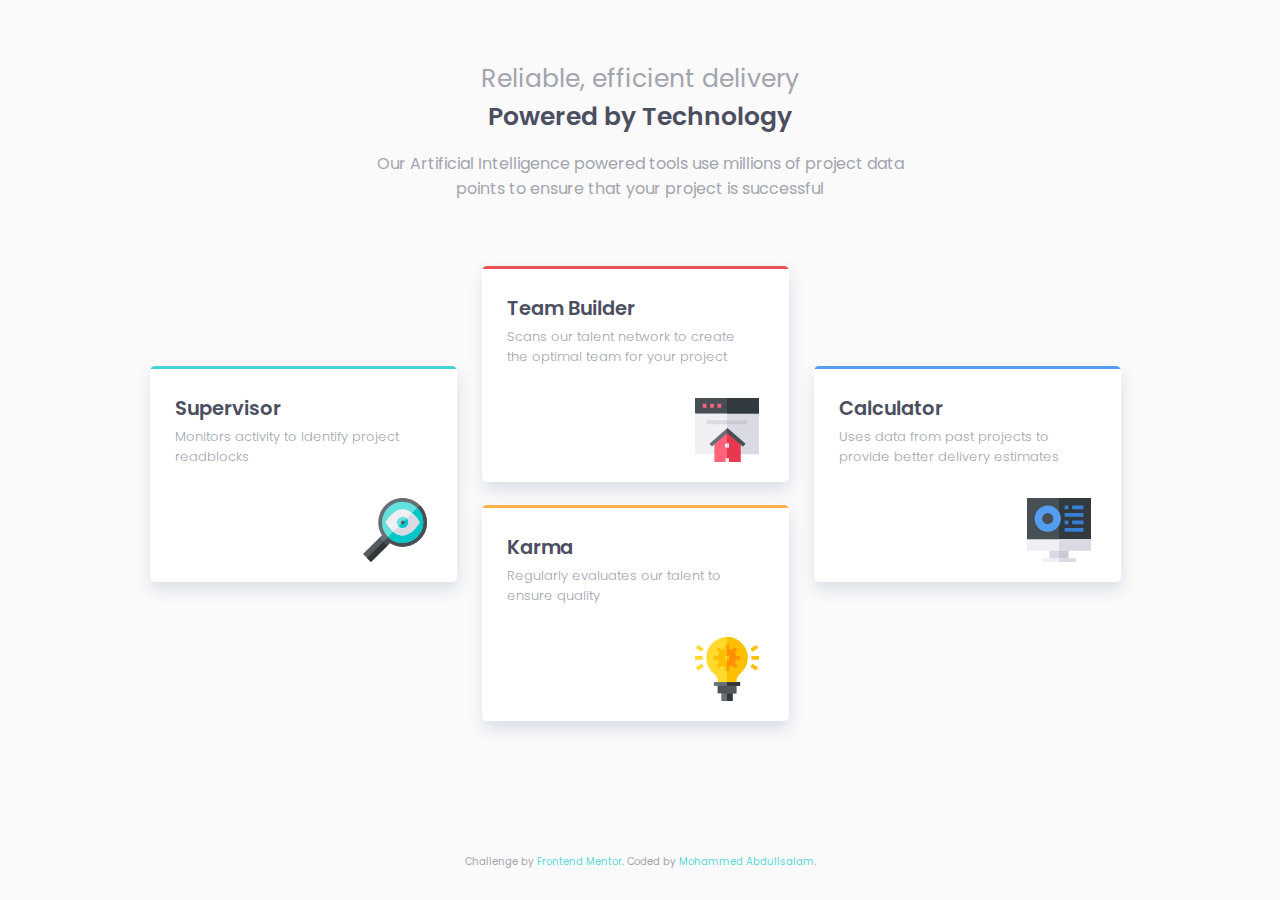
<file: index.html>
<!DOCTYPE html>
<html lang="en">
<head>
    <meta charset="UTF-8">
    <meta name="viewport" content="width=device-width, initial-scale=1.0"> <!-- displays site properly based on user's device -->

    <link rel="icon" type="image/png" sizes="32x32" href="./images/favicon-32x32.png">
    <link rel="stylesheet" href="style.css">
    <link rel="stylesheet" href="Font/stylesheet.css">

    <title>Frontend Mentor | Four card feature section</title>

</head>
<body>
    <div class="container">
        <!-- Start of header -->
        <div class="header">
            <div class="upper_head">Reliable, efficient delivery</div>
            <h1>Powered by Technology</h1>
            <p>Our Artificial Intelligence powered tools use millions of project data points to ensure that your project is successful</p>
        </div>
        <!-- End of header -->
        
        <!-- Start of Sections -->
        <div class="Sections">
            <!-- First Section -->
            <div class="section sec">
                <div class="coloredRibon"></div>
                <div class="secContent supervisor">
                    <h2>Supervisor</h2>
                    <p>Monitors activity to identify project readblocks</p>
                </div>
            </div>
            
            <!-- Sections in the Middle -->
            <div class="both_middle">
                <!-- Second Section -->
                <div class="section team">
                    <div class="coloredRibon"></div>
                    <div class="secContent teamBuilder">
                        <h2>Team Builder</h2>
                        <p>Scans our talent network to create the optimal team for your project</p>
                    </div>
                </div>
                <!-- Third Section -->
                <div class="section karm">
                    <div class="coloredRibon"></div>
                    <div class="secContent karma">
                        <h2>Karma</h2>
                        <p>Regularly evaluates our talent to ensure quality</p>
                    </div>
                </div>
            </div>
            <!-- Fourth Section -->
            <div class="section calc">
                <div class="coloredRibon"></div>
                <div class="secContent calculator">
                    <h2>Calculator</h2>
                    <p>Uses data from past projects to provide better delivery estimates</p>
                </div>
            </div>
        </div>
        <!-- End of Sections -->
    </div>
    <div class="clear"></div>
  <div>
    <p class="attribution">
      Challenge by <a href="https://www.frontendmentor.io?ref=challenge" target="_blank">Frontend Mentor</a>. 
      Coded by <a href="#">Mohammed Abdullsalam</a>.
    </p>
  </div>

</body>
</html>
</file>
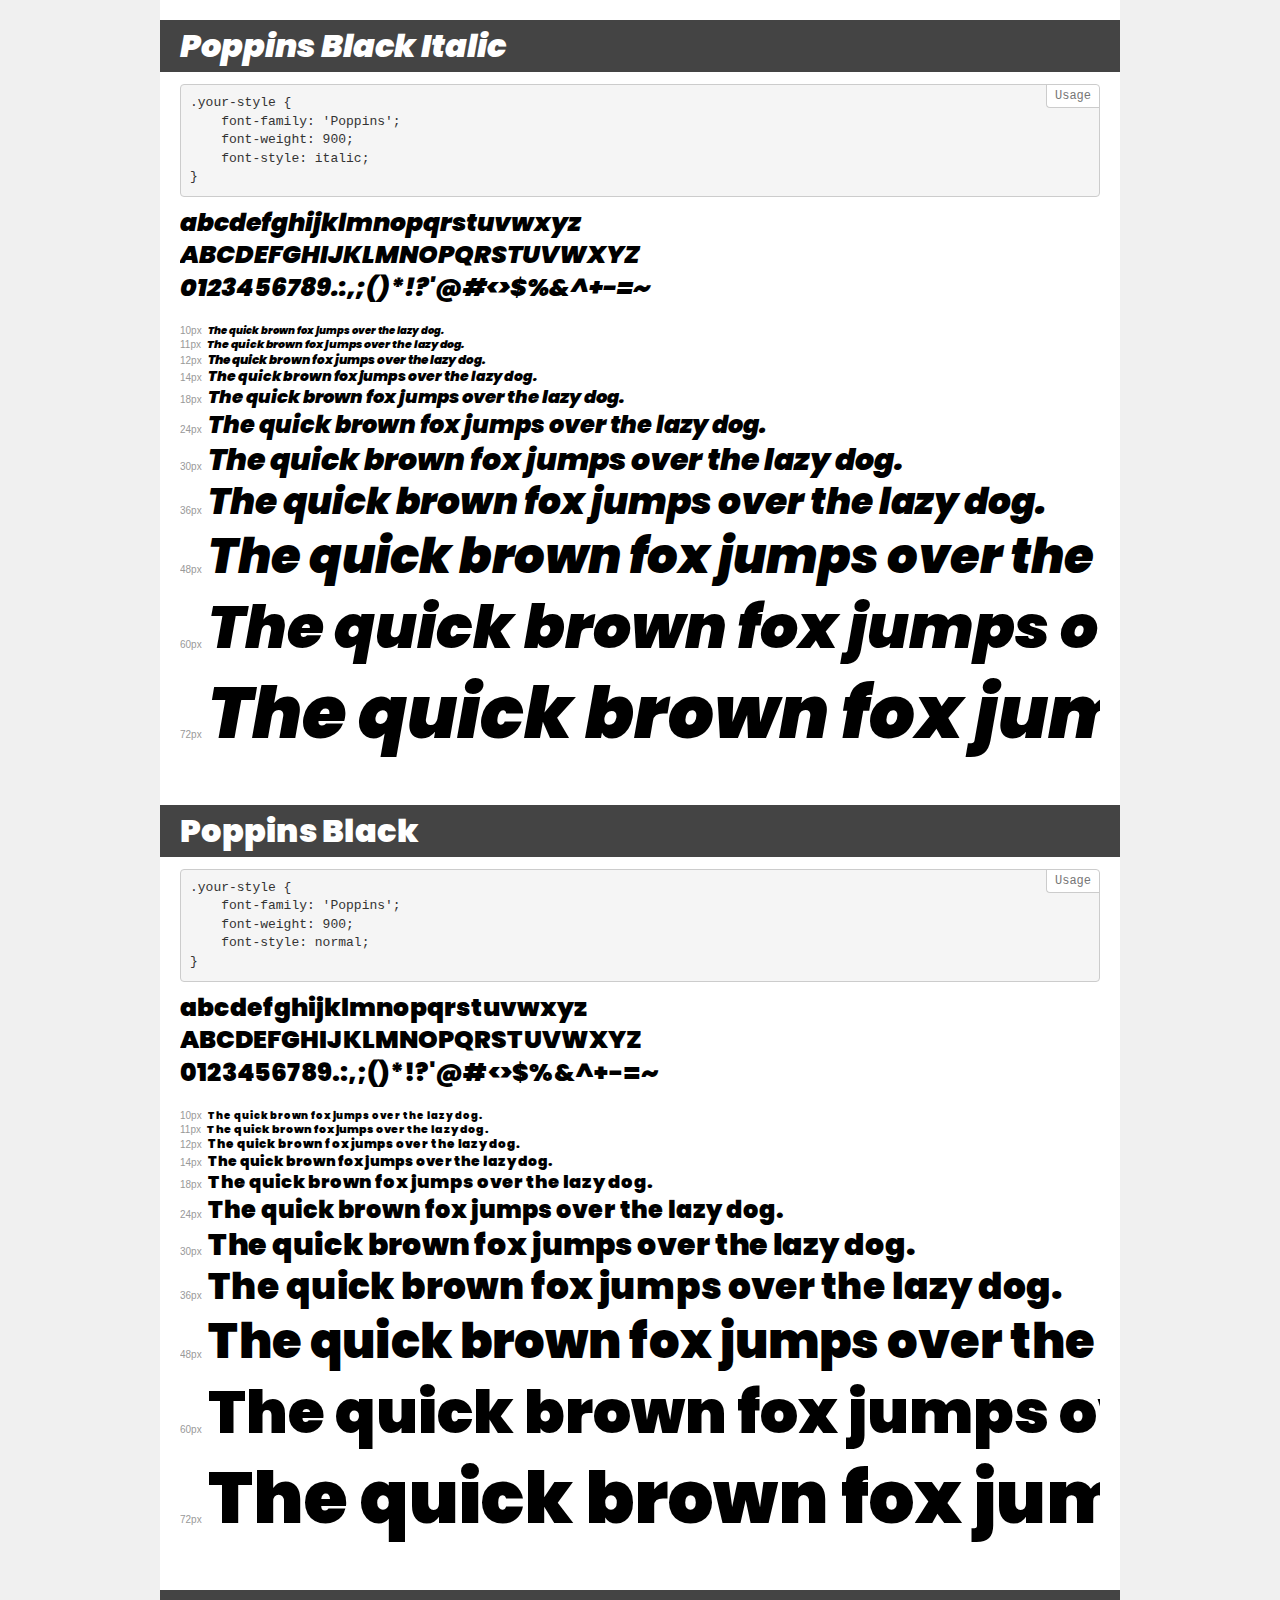
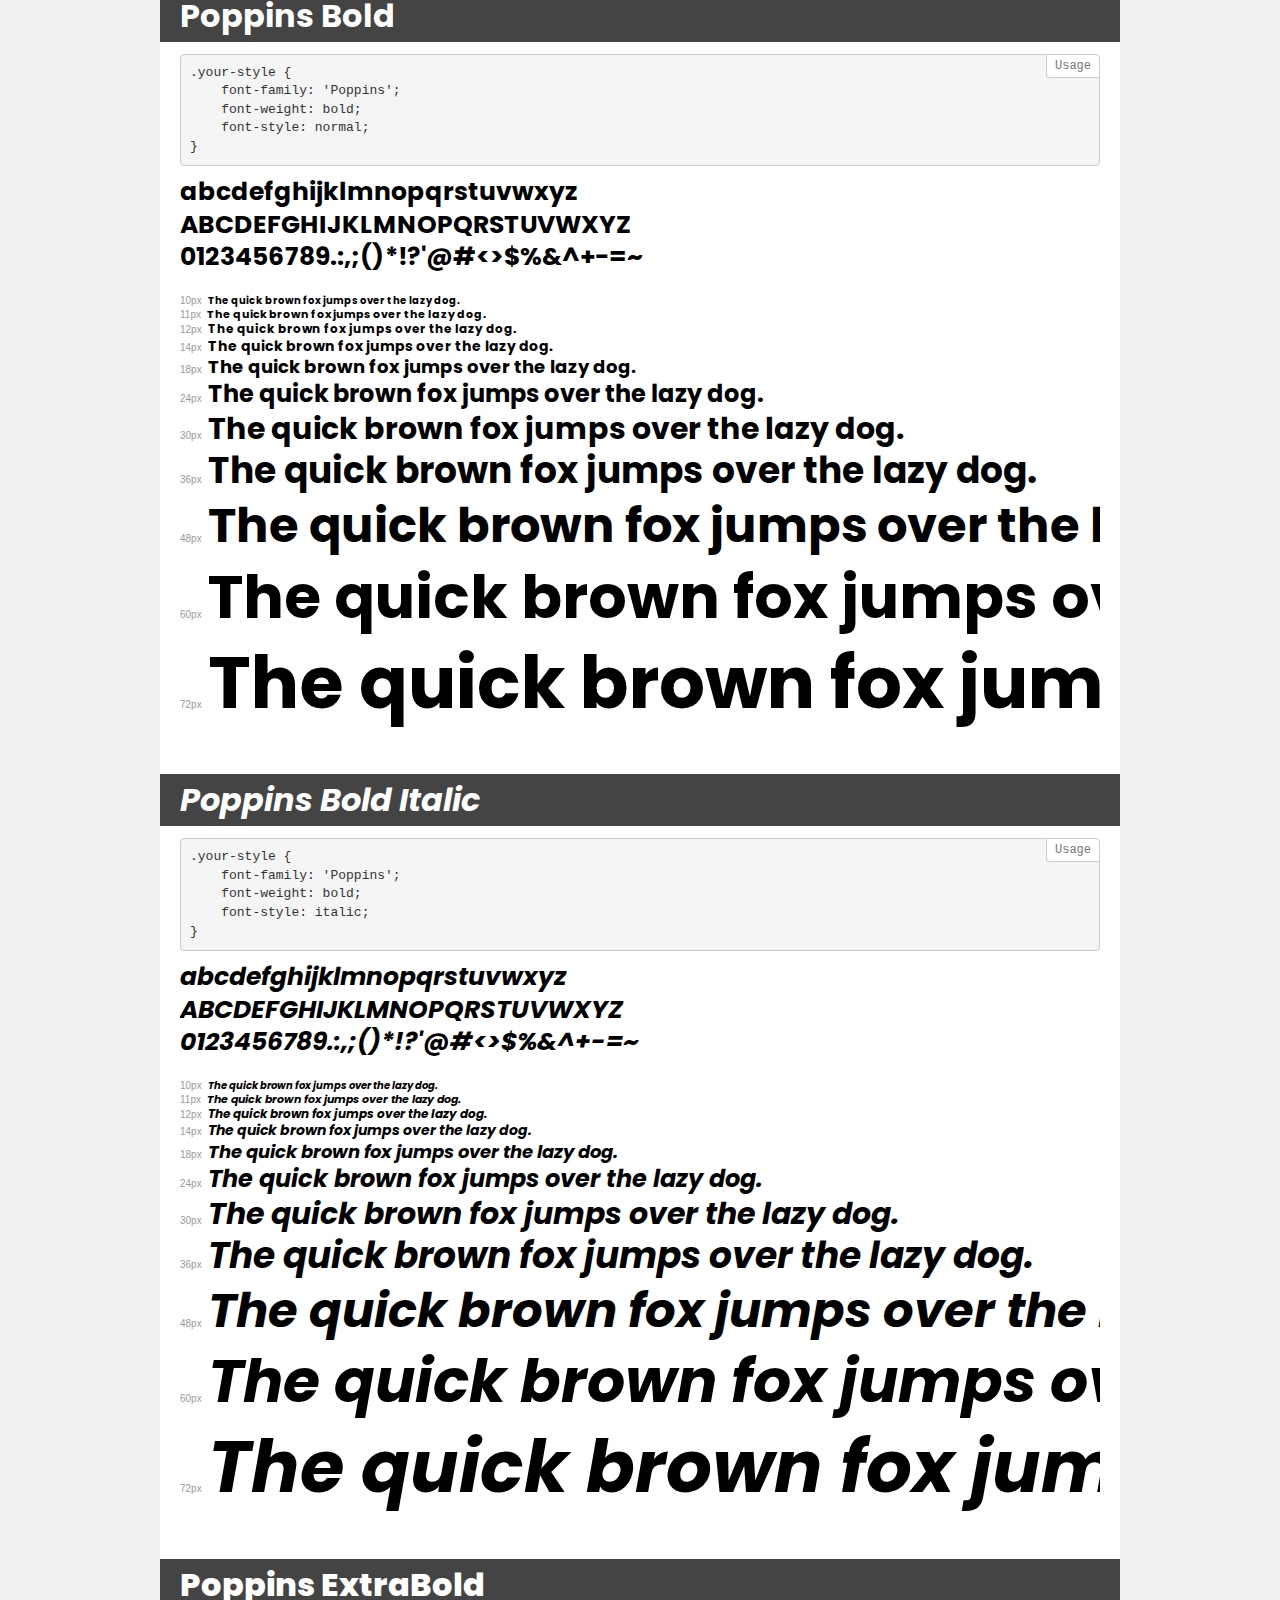
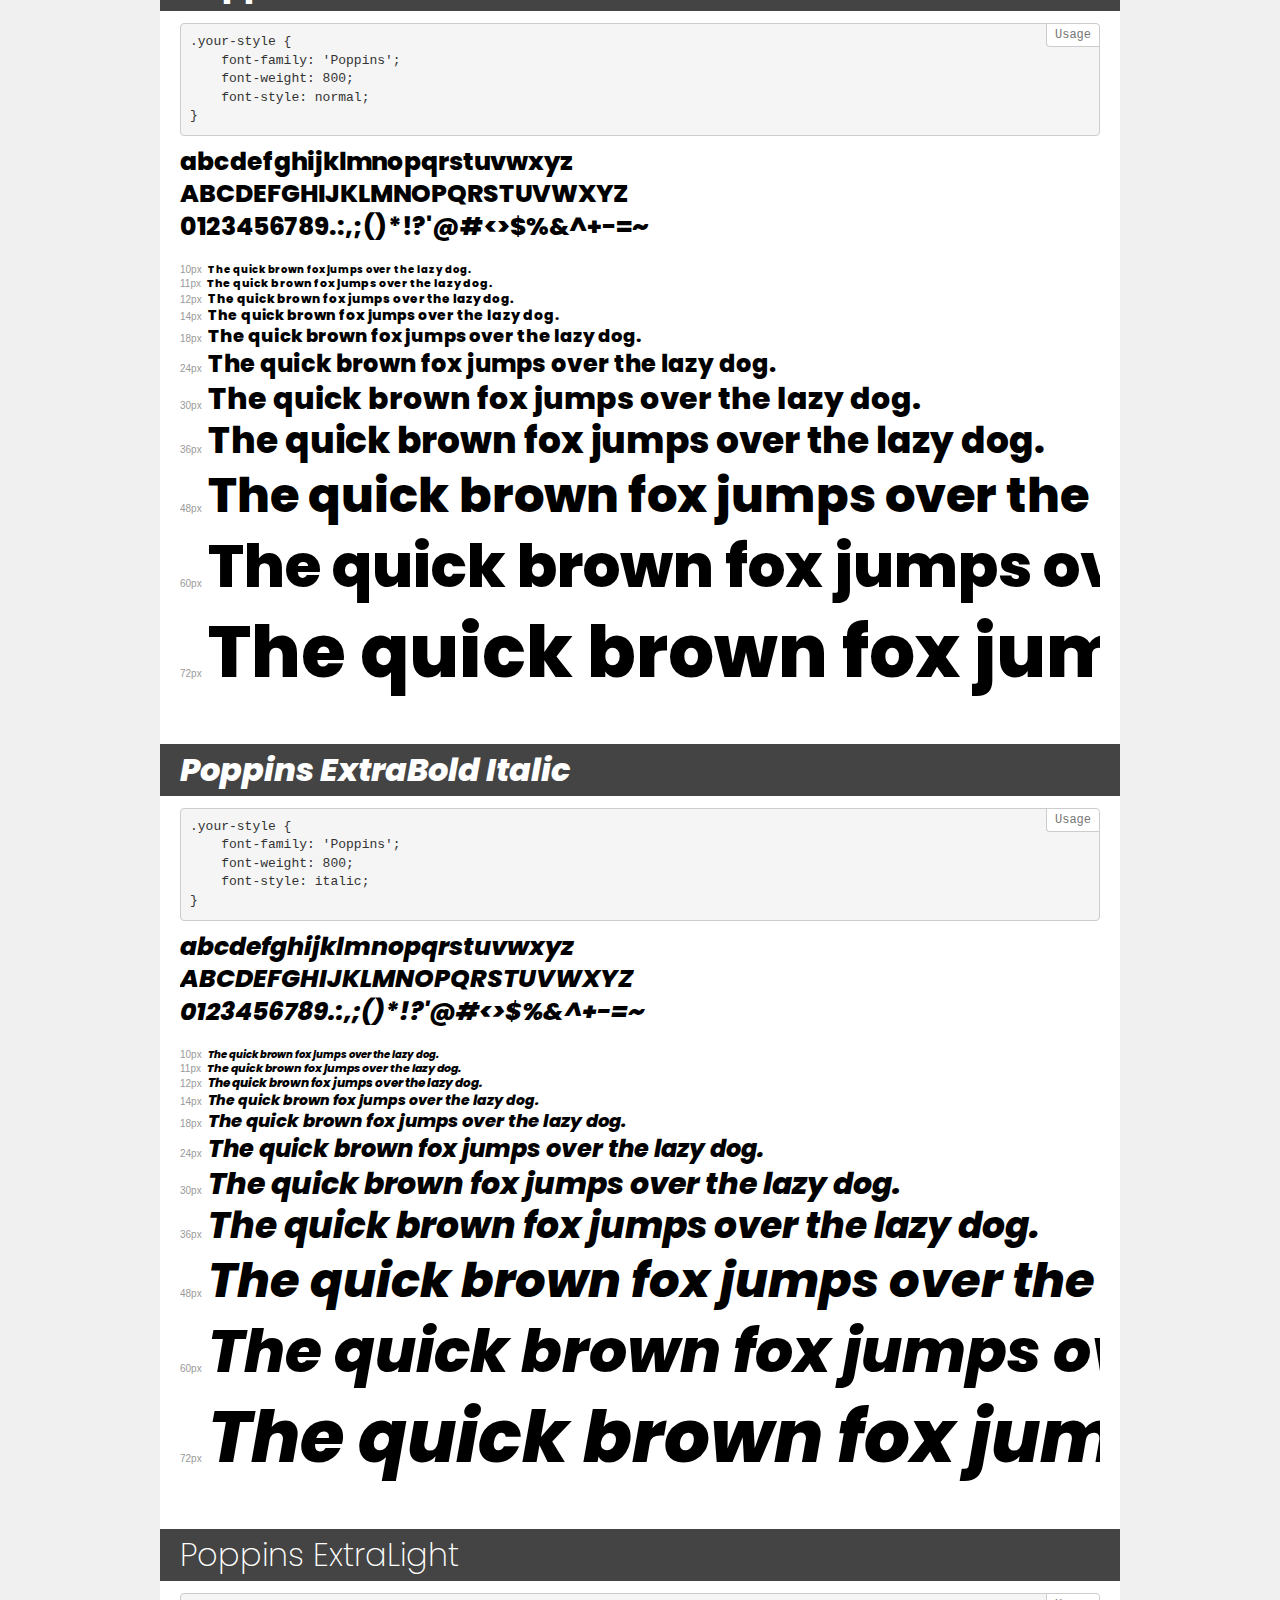
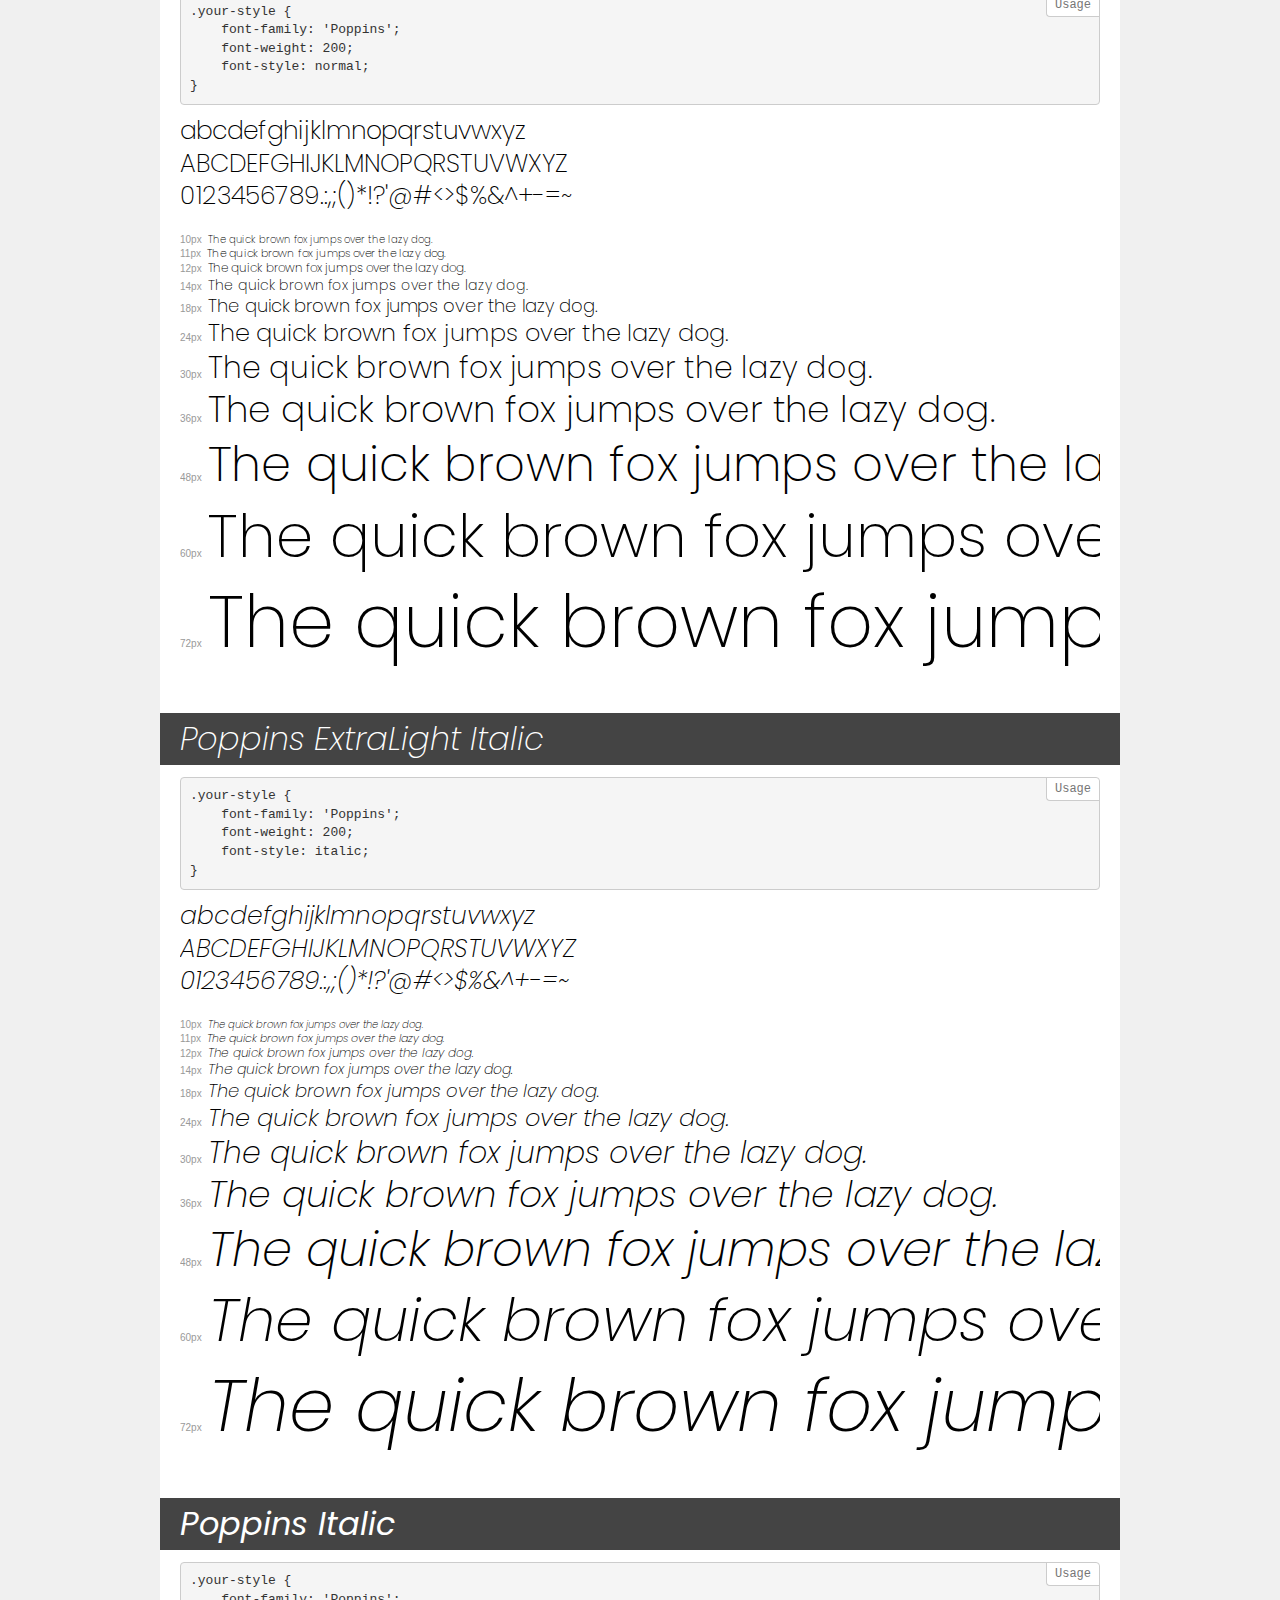
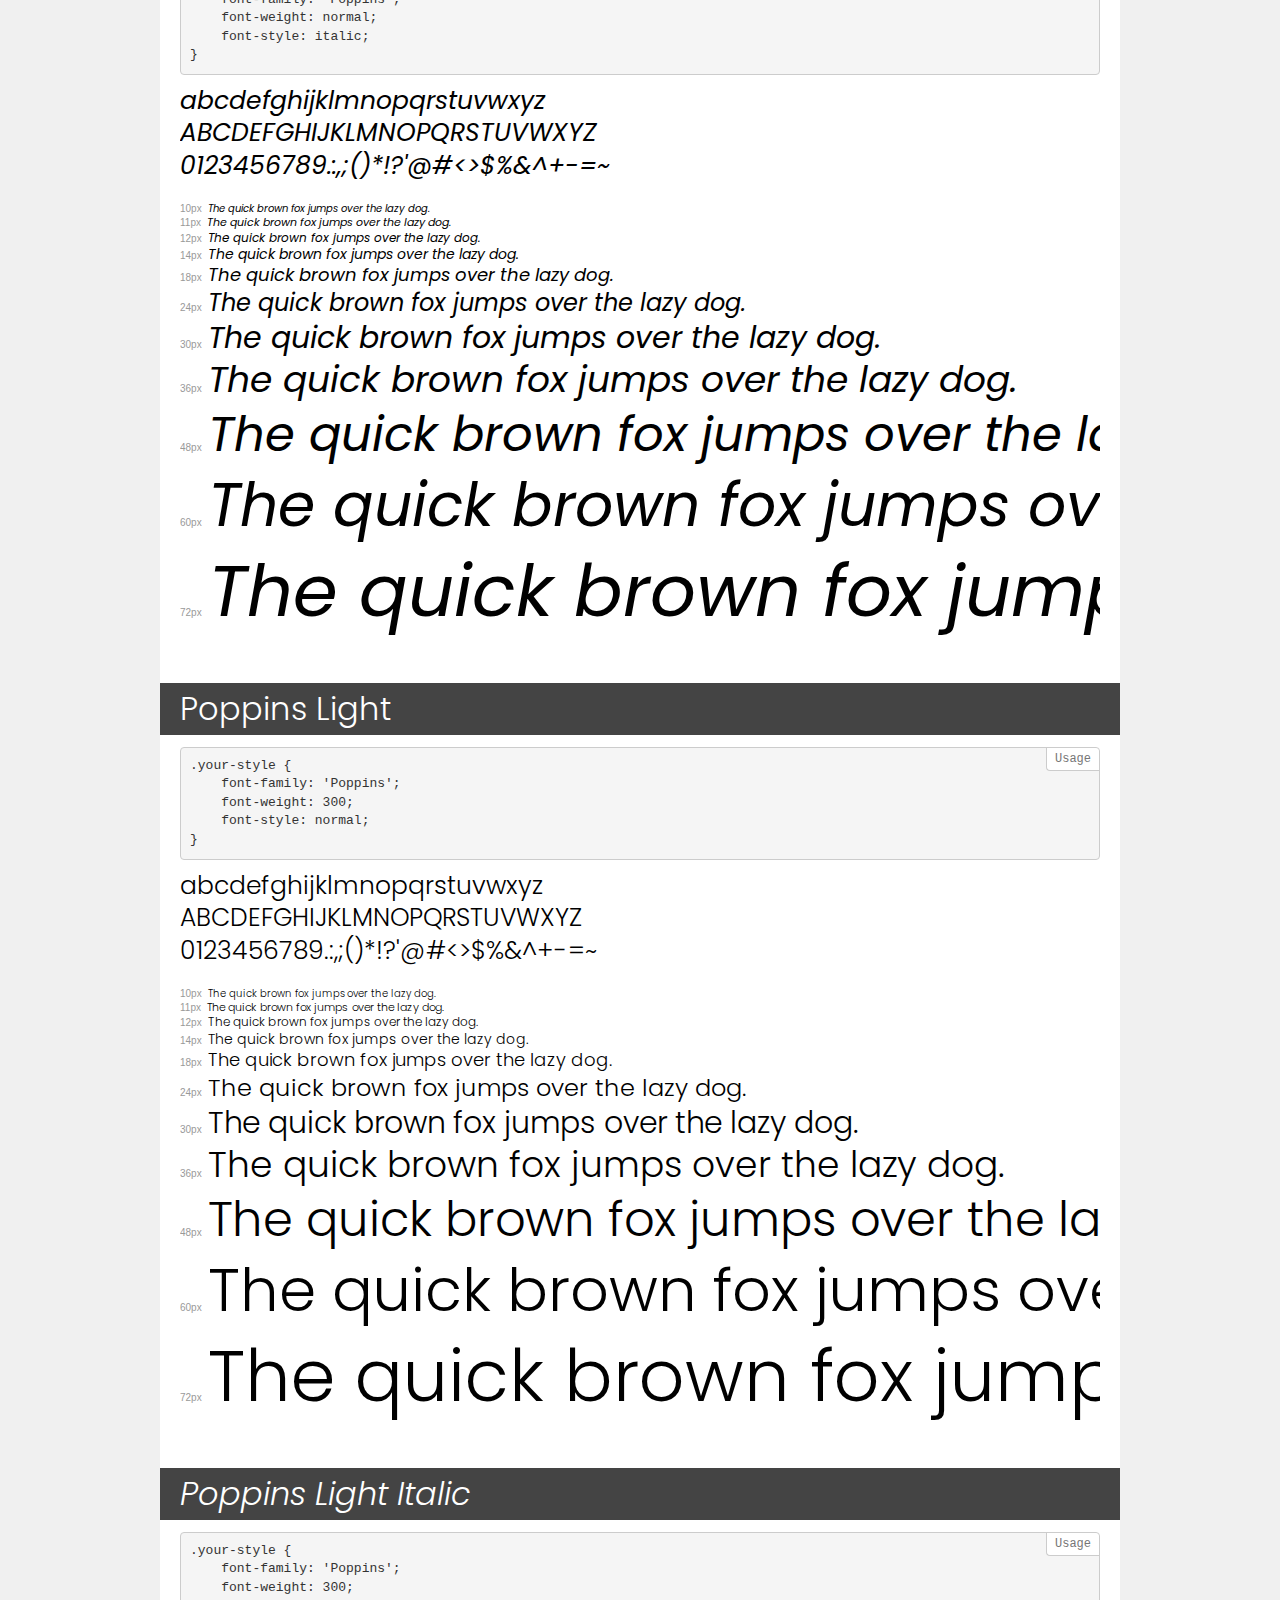
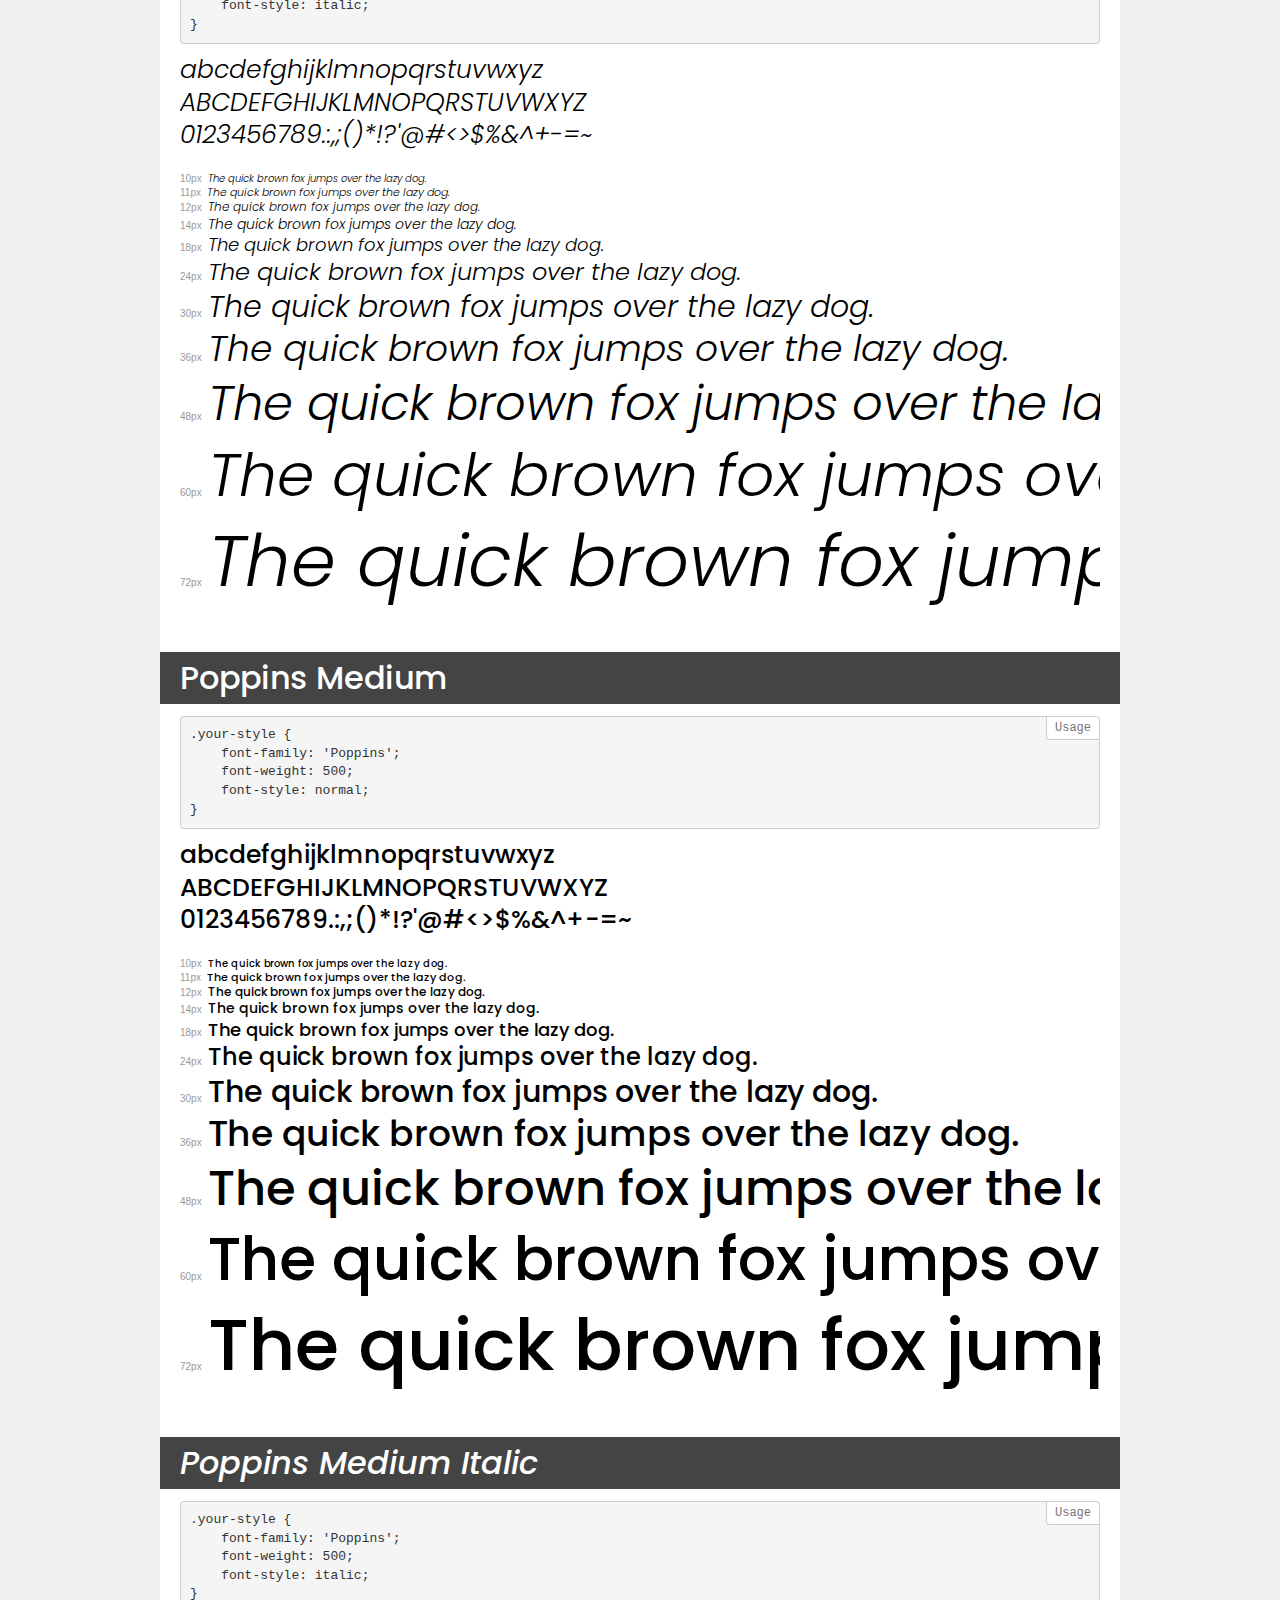
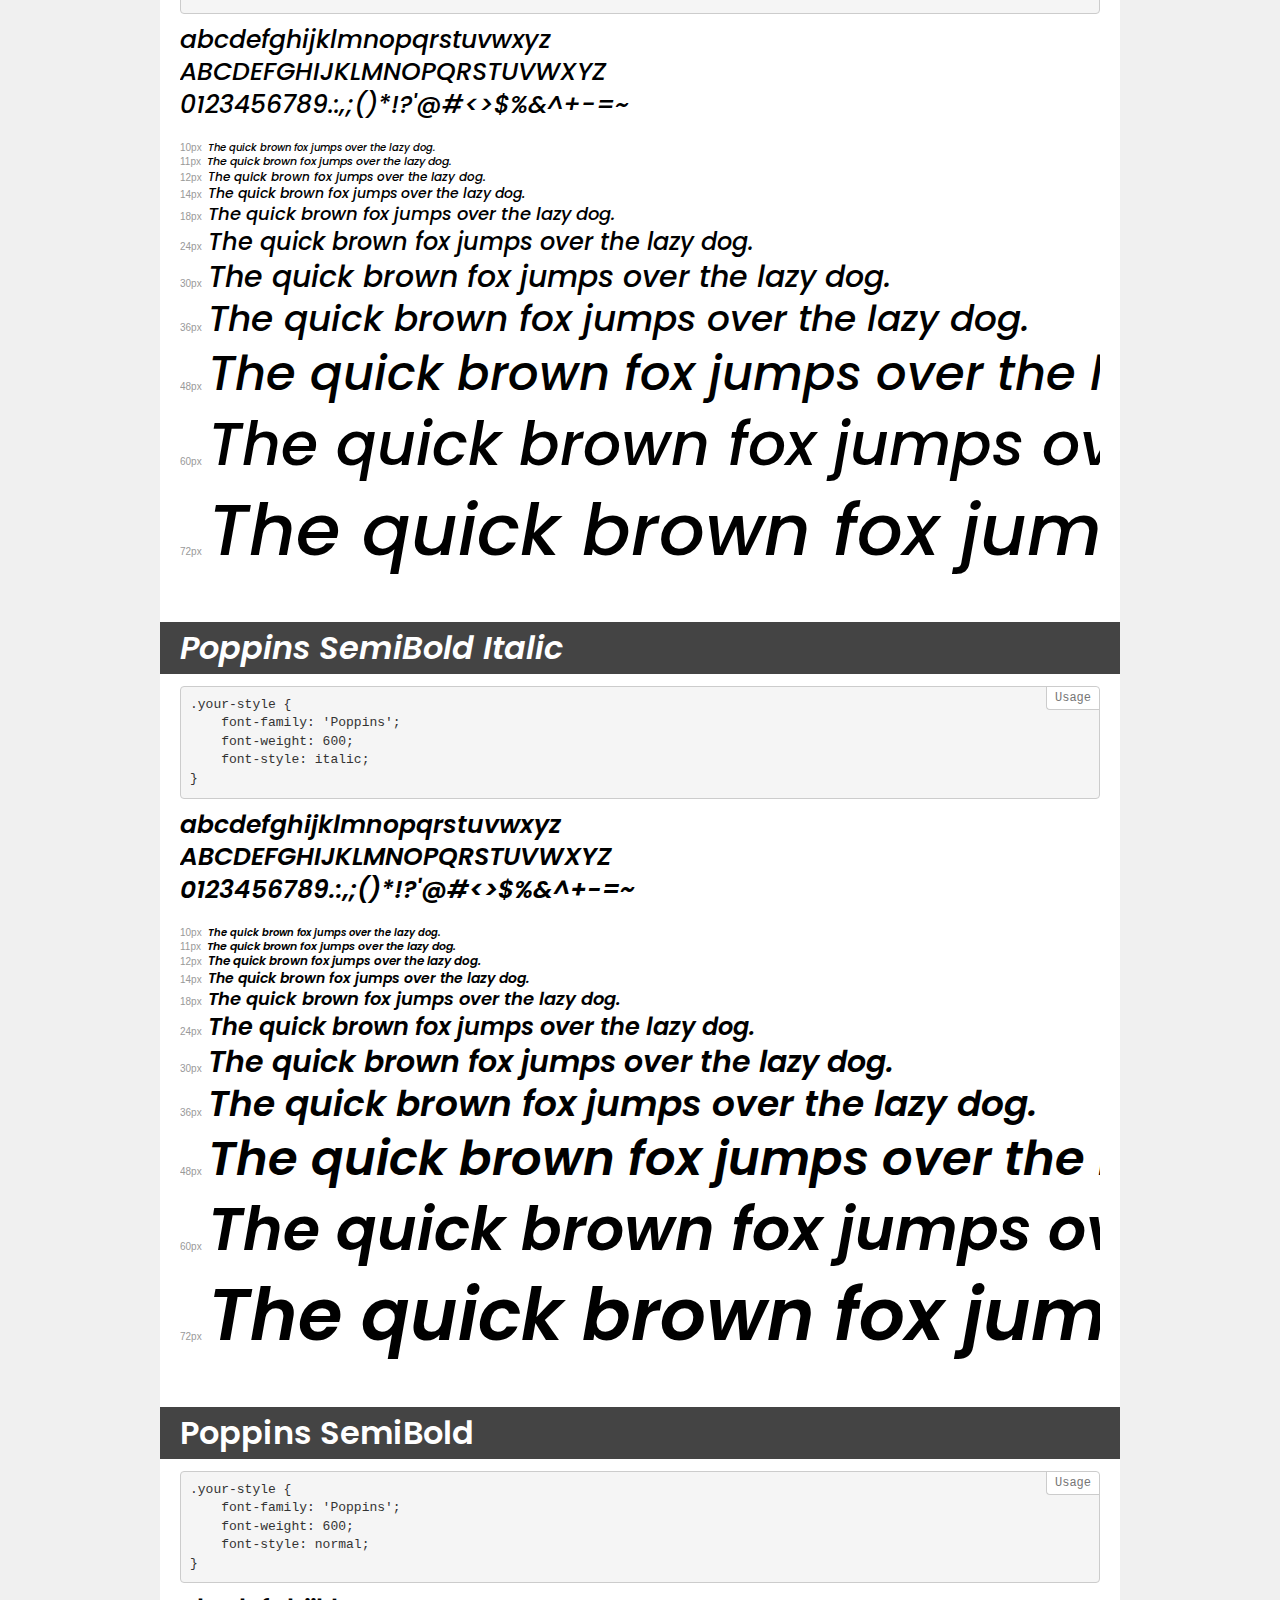
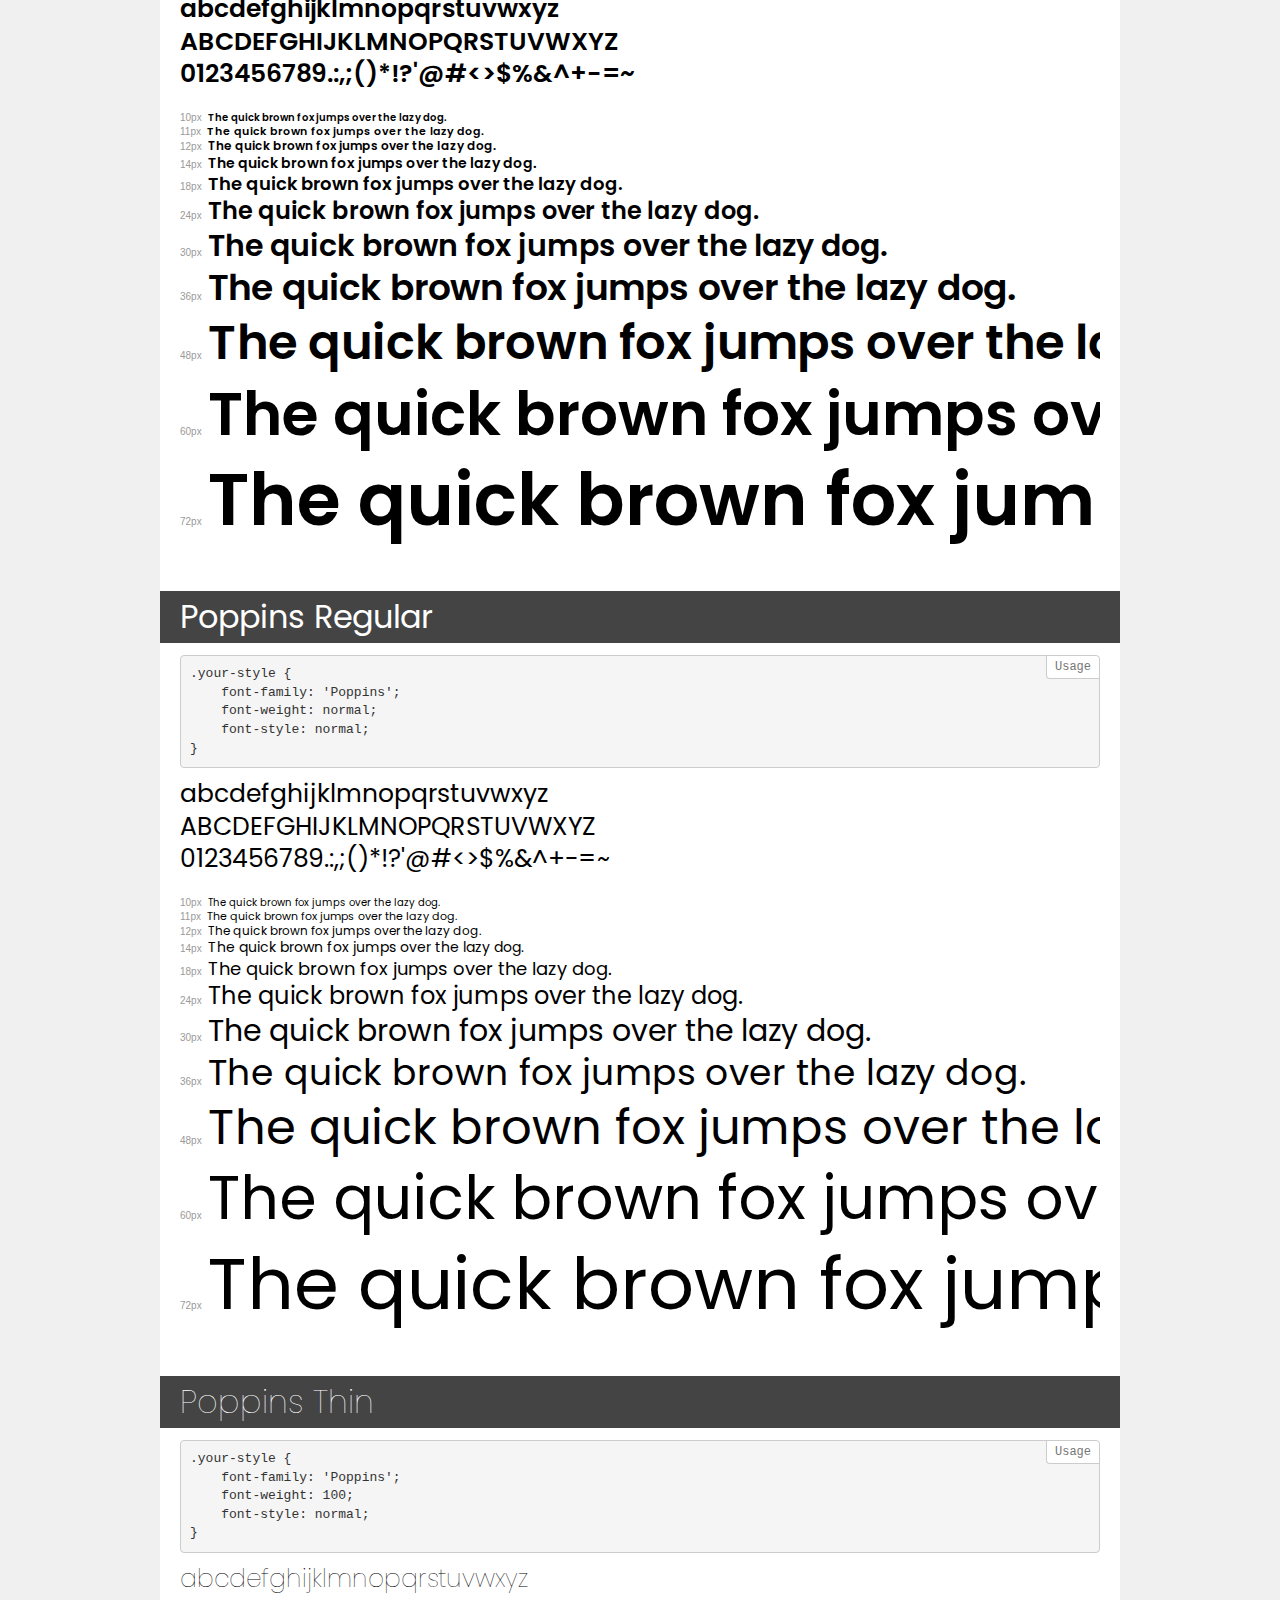
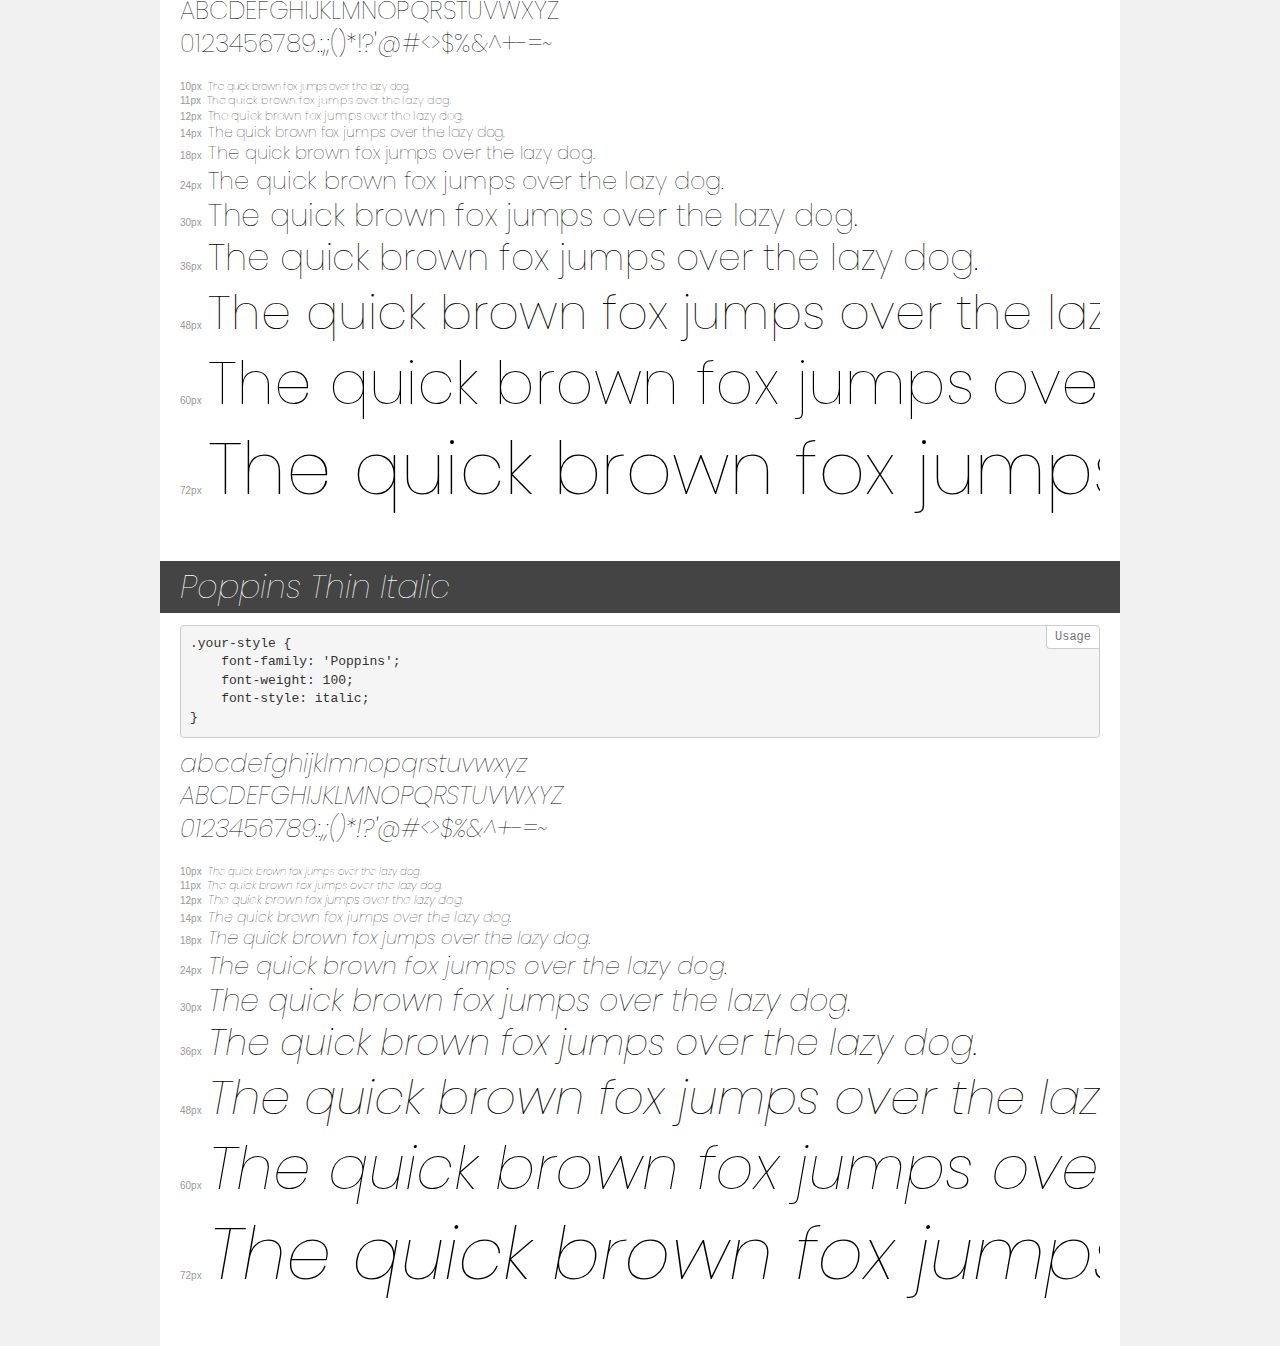
<file: Font/demo.html>
<!DOCTYPE html>
<html lang="en">
<head>
    <meta charset="utf-8">
    <meta http-equiv="X-UA-Compatible" content="IE=edge">
    <meta name="viewport" content="width=device-width, initial-scale=1">
    <meta name="robots" content="noindex, noarchive">
    <meta name="format-detection" content="telephone=no">
    <title>Transfonter demo</title>
    <link href="stylesheet.css" rel="stylesheet">
    <style>
        /*
        http://meyerweb.com/eric/tools/css/reset/
        v2.0 | 20110126
        License: none (public domain)
        */
        html, body, div, span, applet, object, iframe,
        h1, h2, h3, h4, h5, h6, p, blockquote, pre,
        a, abbr, acronym, address, big, cite, code,
        del, dfn, em, img, ins, kbd, q, s, samp,
        small, strike, strong, sub, sup, tt, var,
        b, u, i, center,
        dl, dt, dd, ol, ul, li,
        fieldset, form, label, legend,
        table, caption, tbody, tfoot, thead, tr, th, td,
        article, aside, canvas, details, embed,
        figure, figcaption, footer, header, hgroup,
        menu, nav, output, ruby, section, summary,
        time, mark, audio, video {
            margin: 0;
            padding: 0;
            border: 0;
            font-size: 100%;
            font: inherit;
            vertical-align: baseline;
        }
        /* HTML5 display-role reset for older browsers */
        article, aside, details, figcaption, figure,
        footer, header, hgroup, menu, nav, section {
            display: block;
        }
        body {
            line-height: 1;
        }
        ol, ul {
            list-style: none;
        }
        blockquote, q {
            quotes: none;
        }
        blockquote:before, blockquote:after,
        q:before, q:after {
            content: '';
            content: none;
        }
        table {
            border-collapse: collapse;
            border-spacing: 0;
        }
        /* demo styles */
        body {
            background: #f0f0f0;
            color: #000;
        }
        .page {
            background: #fff;
            width: 920px;
            margin: 0 auto;
            padding: 20px 20px 0 20px;
            overflow: hidden;
        }
        .font-container {
            overflow-x: auto;
            overflow-y: hidden;
            margin-bottom: 40px;
            line-height: 1.3;
            white-space: nowrap;
            padding-bottom: 5px;
        }
        h1 {
            position: relative;
            background: #444;
            font-size: 32px;
            color: #fff;
            padding: 10px 20px;
            margin: 0 -20px 12px -20px;
        }
        .letters {
            font-size: 25px;
            margin-bottom: 20px;
        }
        .s10:before {
            content: '10px';
        }
        .s11:before {
            content: '11px';
        }
        .s12:before {
            content: '12px';
        }
        .s14:before {
            content: '14px';
        }
        .s18:before {
            content: '18px';
        }
        .s24:before {
            content: '24px';
        }
        .s30:before {
            content: '30px';
        }
        .s36:before {
            content: '36px';
        }
        .s48:before {
            content: '48px';
        }
        .s60:before {
            content: '60px';
        }
        .s72:before {
            content: '72px';
        }
        .s10:before, .s11:before, .s12:before, .s14:before,
        .s18:before, .s24:before, .s30:before, .s36:before,
        .s48:before, .s60:before, .s72:before {
            font-family: Arial, sans-serif;
            font-size: 10px;
            font-weight: normal;
            font-style: normal;
            color: #999;
            padding-right: 6px;
        }
        pre {
            display: block;
            position: relative;
            padding: 9px;
            margin: 0 0 10px;
            font-family: Monaco, Menlo, Consolas, "Courier New", monospace;
            font-size: 13px;
            line-height: 1.428571429;
            color: #333;
            font-weight: normal;
            font-style: normal;
            background-color: #f5f5f5;
            border: 1px solid #ccc;
            overflow-x: auto;
            border-radius: 4px;
        }
        pre:after {
            display: block;
            position: absolute;
            right: 0;
            top: 0;
            content: 'Usage';
            line-height: 1;
            padding: 5px 8px;
            font-size: 12px;
            color: #767676;
            background-color: #fff;
            border: 1px solid #ccc;
            border-right: none;
            border-top: none;
            border-radius: 0 4px 0 4px;
            z-index: 10;
        }
        /* responsive */
        @media (max-width: 959px) {
            .page {
                width: auto;
                margin: 0;
            }
        }
    </style>
</head>
<body>
<div class="page">
    <div class="demo">
        <h1 style="font-family: 'Poppins'; font-weight: 900; font-style: italic;">Poppins Black Italic</h1>
        <pre>.your-style {
    font-family: 'Poppins';
    font-weight: 900;
    font-style: italic;
}</pre>
        <div class="font-container" style="font-family: 'Poppins'; font-weight: 900; font-style: italic;">
            <p class="letters">
                abcdefghijklmnopqrstuvwxyz<br>
ABCDEFGHIJKLMNOPQRSTUVWXYZ<br>
                0123456789.:,;()*!?'@#<>$%&^+-=~
            </p>
            <p class="s10" style="font-size: 10px;">The quick brown fox jumps over the lazy dog.</p>
            <p class="s11" style="font-size: 11px;">The quick brown fox jumps over the lazy dog.</p>
            <p class="s12" style="font-size: 12px;">The quick brown fox jumps over the lazy dog.</p>
            <p class="s14" style="font-size: 14px;">The quick brown fox jumps over the lazy dog.</p>
            <p class="s18" style="font-size: 18px;">The quick brown fox jumps over the lazy dog.</p>
            <p class="s24" style="font-size: 24px;">The quick brown fox jumps over the lazy dog.</p>
            <p class="s30" style="font-size: 30px;">The quick brown fox jumps over the lazy dog.</p>
            <p class="s36" style="font-size: 36px;">The quick brown fox jumps over the lazy dog.</p>
            <p class="s48" style="font-size: 48px;">The quick brown fox jumps over the lazy dog.</p>
            <p class="s60" style="font-size: 60px;">The quick brown fox jumps over the lazy dog.</p>
            <p class="s72" style="font-size: 72px;">The quick brown fox jumps over the lazy dog.</p>
        </div>
    </div>
    <div class="demo">
        <h1 style="font-family: 'Poppins'; font-weight: 900; font-style: normal;">Poppins Black</h1>
        <pre>.your-style {
    font-family: 'Poppins';
    font-weight: 900;
    font-style: normal;
}</pre>
        <div class="font-container" style="font-family: 'Poppins'; font-weight: 900; font-style: normal;">
            <p class="letters">
                abcdefghijklmnopqrstuvwxyz<br>
ABCDEFGHIJKLMNOPQRSTUVWXYZ<br>
                0123456789.:,;()*!?'@#<>$%&^+-=~
            </p>
            <p class="s10" style="font-size: 10px;">The quick brown fox jumps over the lazy dog.</p>
            <p class="s11" style="font-size: 11px;">The quick brown fox jumps over the lazy dog.</p>
            <p class="s12" style="font-size: 12px;">The quick brown fox jumps over the lazy dog.</p>
            <p class="s14" style="font-size: 14px;">The quick brown fox jumps over the lazy dog.</p>
            <p class="s18" style="font-size: 18px;">The quick brown fox jumps over the lazy dog.</p>
            <p class="s24" style="font-size: 24px;">The quick brown fox jumps over the lazy dog.</p>
            <p class="s30" style="font-size: 30px;">The quick brown fox jumps over the lazy dog.</p>
            <p class="s36" style="font-size: 36px;">The quick brown fox jumps over the lazy dog.</p>
            <p class="s48" style="font-size: 48px;">The quick brown fox jumps over the lazy dog.</p>
            <p class="s60" style="font-size: 60px;">The quick brown fox jumps over the lazy dog.</p>
            <p class="s72" style="font-size: 72px;">The quick brown fox jumps over the lazy dog.</p>
        </div>
    </div>
    <div class="demo">
        <h1 style="font-family: 'Poppins'; font-weight: bold; font-style: normal;">Poppins Bold</h1>
        <pre>.your-style {
    font-family: 'Poppins';
    font-weight: bold;
    font-style: normal;
}</pre>
        <div class="font-container" style="font-family: 'Poppins'; font-weight: bold; font-style: normal;">
            <p class="letters">
                abcdefghijklmnopqrstuvwxyz<br>
ABCDEFGHIJKLMNOPQRSTUVWXYZ<br>
                0123456789.:,;()*!?'@#<>$%&^+-=~
            </p>
            <p class="s10" style="font-size: 10px;">The quick brown fox jumps over the lazy dog.</p>
            <p class="s11" style="font-size: 11px;">The quick brown fox jumps over the lazy dog.</p>
            <p class="s12" style="font-size: 12px;">The quick brown fox jumps over the lazy dog.</p>
            <p class="s14" style="font-size: 14px;">The quick brown fox jumps over the lazy dog.</p>
            <p class="s18" style="font-size: 18px;">The quick brown fox jumps over the lazy dog.</p>
            <p class="s24" style="font-size: 24px;">The quick brown fox jumps over the lazy dog.</p>
            <p class="s30" style="font-size: 30px;">The quick brown fox jumps over the lazy dog.</p>
            <p class="s36" style="font-size: 36px;">The quick brown fox jumps over the lazy dog.</p>
            <p class="s48" style="font-size: 48px;">The quick brown fox jumps over the lazy dog.</p>
            <p class="s60" style="font-size: 60px;">The quick brown fox jumps over the lazy dog.</p>
            <p class="s72" style="font-size: 72px;">The quick brown fox jumps over the lazy dog.</p>
        </div>
    </div>
    <div class="demo">
        <h1 style="font-family: 'Poppins'; font-weight: bold; font-style: italic;">Poppins Bold Italic</h1>
        <pre>.your-style {
    font-family: 'Poppins';
    font-weight: bold;
    font-style: italic;
}</pre>
        <div class="font-container" style="font-family: 'Poppins'; font-weight: bold; font-style: italic;">
            <p class="letters">
                abcdefghijklmnopqrstuvwxyz<br>
ABCDEFGHIJKLMNOPQRSTUVWXYZ<br>
                0123456789.:,;()*!?'@#<>$%&^+-=~
            </p>
            <p class="s10" style="font-size: 10px;">The quick brown fox jumps over the lazy dog.</p>
            <p class="s11" style="font-size: 11px;">The quick brown fox jumps over the lazy dog.</p>
            <p class="s12" style="font-size: 12px;">The quick brown fox jumps over the lazy dog.</p>
            <p class="s14" style="font-size: 14px;">The quick brown fox jumps over the lazy dog.</p>
            <p class="s18" style="font-size: 18px;">The quick brown fox jumps over the lazy dog.</p>
            <p class="s24" style="font-size: 24px;">The quick brown fox jumps over the lazy dog.</p>
            <p class="s30" style="font-size: 30px;">The quick brown fox jumps over the lazy dog.</p>
            <p class="s36" style="font-size: 36px;">The quick brown fox jumps over the lazy dog.</p>
            <p class="s48" style="font-size: 48px;">The quick brown fox jumps over the lazy dog.</p>
            <p class="s60" style="font-size: 60px;">The quick brown fox jumps over the lazy dog.</p>
            <p class="s72" style="font-size: 72px;">The quick brown fox jumps over the lazy dog.</p>
        </div>
    </div>
    <div class="demo">
        <h1 style="font-family: 'Poppins'; font-weight: 800; font-style: normal;">Poppins ExtraBold</h1>
        <pre>.your-style {
    font-family: 'Poppins';
    font-weight: 800;
    font-style: normal;
}</pre>
        <div class="font-container" style="font-family: 'Poppins'; font-weight: 800; font-style: normal;">
            <p class="letters">
                abcdefghijklmnopqrstuvwxyz<br>
ABCDEFGHIJKLMNOPQRSTUVWXYZ<br>
                0123456789.:,;()*!?'@#<>$%&^+-=~
            </p>
            <p class="s10" style="font-size: 10px;">The quick brown fox jumps over the lazy dog.</p>
            <p class="s11" style="font-size: 11px;">The quick brown fox jumps over the lazy dog.</p>
            <p class="s12" style="font-size: 12px;">The quick brown fox jumps over the lazy dog.</p>
            <p class="s14" style="font-size: 14px;">The quick brown fox jumps over the lazy dog.</p>
            <p class="s18" style="font-size: 18px;">The quick brown fox jumps over the lazy dog.</p>
            <p class="s24" style="font-size: 24px;">The quick brown fox jumps over the lazy dog.</p>
            <p class="s30" style="font-size: 30px;">The quick brown fox jumps over the lazy dog.</p>
            <p class="s36" style="font-size: 36px;">The quick brown fox jumps over the lazy dog.</p>
            <p class="s48" style="font-size: 48px;">The quick brown fox jumps over the lazy dog.</p>
            <p class="s60" style="font-size: 60px;">The quick brown fox jumps over the lazy dog.</p>
            <p class="s72" style="font-size: 72px;">The quick brown fox jumps over the lazy dog.</p>
        </div>
    </div>
    <div class="demo">
        <h1 style="font-family: 'Poppins'; font-weight: 800; font-style: italic;">Poppins ExtraBold Italic</h1>
        <pre>.your-style {
    font-family: 'Poppins';
    font-weight: 800;
    font-style: italic;
}</pre>
        <div class="font-container" style="font-family: 'Poppins'; font-weight: 800; font-style: italic;">
            <p class="letters">
                abcdefghijklmnopqrstuvwxyz<br>
ABCDEFGHIJKLMNOPQRSTUVWXYZ<br>
                0123456789.:,;()*!?'@#<>$%&^+-=~
            </p>
            <p class="s10" style="font-size: 10px;">The quick brown fox jumps over the lazy dog.</p>
            <p class="s11" style="font-size: 11px;">The quick brown fox jumps over the lazy dog.</p>
            <p class="s12" style="font-size: 12px;">The quick brown fox jumps over the lazy dog.</p>
            <p class="s14" style="font-size: 14px;">The quick brown fox jumps over the lazy dog.</p>
            <p class="s18" style="font-size: 18px;">The quick brown fox jumps over the lazy dog.</p>
            <p class="s24" style="font-size: 24px;">The quick brown fox jumps over the lazy dog.</p>
            <p class="s30" style="font-size: 30px;">The quick brown fox jumps over the lazy dog.</p>
            <p class="s36" style="font-size: 36px;">The quick brown fox jumps over the lazy dog.</p>
            <p class="s48" style="font-size: 48px;">The quick brown fox jumps over the lazy dog.</p>
            <p class="s60" style="font-size: 60px;">The quick brown fox jumps over the lazy dog.</p>
            <p class="s72" style="font-size: 72px;">The quick brown fox jumps over the lazy dog.</p>
        </div>
    </div>
    <div class="demo">
        <h1 style="font-family: 'Poppins'; font-weight: 200; font-style: normal;">Poppins ExtraLight</h1>
        <pre>.your-style {
    font-family: 'Poppins';
    font-weight: 200;
    font-style: normal;
}</pre>
        <div class="font-container" style="font-family: 'Poppins'; font-weight: 200; font-style: normal;">
            <p class="letters">
                abcdefghijklmnopqrstuvwxyz<br>
ABCDEFGHIJKLMNOPQRSTUVWXYZ<br>
                0123456789.:,;()*!?'@#<>$%&^+-=~
            </p>
            <p class="s10" style="font-size: 10px;">The quick brown fox jumps over the lazy dog.</p>
            <p class="s11" style="font-size: 11px;">The quick brown fox jumps over the lazy dog.</p>
            <p class="s12" style="font-size: 12px;">The quick brown fox jumps over the lazy dog.</p>
            <p class="s14" style="font-size: 14px;">The quick brown fox jumps over the lazy dog.</p>
            <p class="s18" style="font-size: 18px;">The quick brown fox jumps over the lazy dog.</p>
            <p class="s24" style="font-size: 24px;">The quick brown fox jumps over the lazy dog.</p>
            <p class="s30" style="font-size: 30px;">The quick brown fox jumps over the lazy dog.</p>
            <p class="s36" style="font-size: 36px;">The quick brown fox jumps over the lazy dog.</p>
            <p class="s48" style="font-size: 48px;">The quick brown fox jumps over the lazy dog.</p>
            <p class="s60" style="font-size: 60px;">The quick brown fox jumps over the lazy dog.</p>
            <p class="s72" style="font-size: 72px;">The quick brown fox jumps over the lazy dog.</p>
        </div>
    </div>
    <div class="demo">
        <h1 style="font-family: 'Poppins'; font-weight: 200; font-style: italic;">Poppins ExtraLight Italic</h1>
        <pre>.your-style {
    font-family: 'Poppins';
    font-weight: 200;
    font-style: italic;
}</pre>
        <div class="font-container" style="font-family: 'Poppins'; font-weight: 200; font-style: italic;">
            <p class="letters">
                abcdefghijklmnopqrstuvwxyz<br>
ABCDEFGHIJKLMNOPQRSTUVWXYZ<br>
                0123456789.:,;()*!?'@#<>$%&^+-=~
            </p>
            <p class="s10" style="font-size: 10px;">The quick brown fox jumps over the lazy dog.</p>
            <p class="s11" style="font-size: 11px;">The quick brown fox jumps over the lazy dog.</p>
            <p class="s12" style="font-size: 12px;">The quick brown fox jumps over the lazy dog.</p>
            <p class="s14" style="font-size: 14px;">The quick brown fox jumps over the lazy dog.</p>
            <p class="s18" style="font-size: 18px;">The quick brown fox jumps over the lazy dog.</p>
            <p class="s24" style="font-size: 24px;">The quick brown fox jumps over the lazy dog.</p>
            <p class="s30" style="font-size: 30px;">The quick brown fox jumps over the lazy dog.</p>
            <p class="s36" style="font-size: 36px;">The quick brown fox jumps over the lazy dog.</p>
            <p class="s48" style="font-size: 48px;">The quick brown fox jumps over the lazy dog.</p>
            <p class="s60" style="font-size: 60px;">The quick brown fox jumps over the lazy dog.</p>
            <p class="s72" style="font-size: 72px;">The quick brown fox jumps over the lazy dog.</p>
        </div>
    </div>
    <div class="demo">
        <h1 style="font-family: 'Poppins'; font-weight: normal; font-style: italic;">Poppins Italic</h1>
        <pre>.your-style {
    font-family: 'Poppins';
    font-weight: normal;
    font-style: italic;
}</pre>
        <div class="font-container" style="font-family: 'Poppins'; font-weight: normal; font-style: italic;">
            <p class="letters">
                abcdefghijklmnopqrstuvwxyz<br>
ABCDEFGHIJKLMNOPQRSTUVWXYZ<br>
                0123456789.:,;()*!?'@#<>$%&^+-=~
            </p>
            <p class="s10" style="font-size: 10px;">The quick brown fox jumps over the lazy dog.</p>
            <p class="s11" style="font-size: 11px;">The quick brown fox jumps over the lazy dog.</p>
            <p class="s12" style="font-size: 12px;">The quick brown fox jumps over the lazy dog.</p>
            <p class="s14" style="font-size: 14px;">The quick brown fox jumps over the lazy dog.</p>
            <p class="s18" style="font-size: 18px;">The quick brown fox jumps over the lazy dog.</p>
            <p class="s24" style="font-size: 24px;">The quick brown fox jumps over the lazy dog.</p>
            <p class="s30" style="font-size: 30px;">The quick brown fox jumps over the lazy dog.</p>
            <p class="s36" style="font-size: 36px;">The quick brown fox jumps over the lazy dog.</p>
            <p class="s48" style="font-size: 48px;">The quick brown fox jumps over the lazy dog.</p>
            <p class="s60" style="font-size: 60px;">The quick brown fox jumps over the lazy dog.</p>
            <p class="s72" style="font-size: 72px;">The quick brown fox jumps over the lazy dog.</p>
        </div>
    </div>
    <div class="demo">
        <h1 style="font-family: 'Poppins'; font-weight: 300; font-style: normal;">Poppins Light</h1>
        <pre>.your-style {
    font-family: 'Poppins';
    font-weight: 300;
    font-style: normal;
}</pre>
        <div class="font-container" style="font-family: 'Poppins'; font-weight: 300; font-style: normal;">
            <p class="letters">
                abcdefghijklmnopqrstuvwxyz<br>
ABCDEFGHIJKLMNOPQRSTUVWXYZ<br>
                0123456789.:,;()*!?'@#<>$%&^+-=~
            </p>
            <p class="s10" style="font-size: 10px;">The quick brown fox jumps over the lazy dog.</p>
            <p class="s11" style="font-size: 11px;">The quick brown fox jumps over the lazy dog.</p>
            <p class="s12" style="font-size: 12px;">The quick brown fox jumps over the lazy dog.</p>
            <p class="s14" style="font-size: 14px;">The quick brown fox jumps over the lazy dog.</p>
            <p class="s18" style="font-size: 18px;">The quick brown fox jumps over the lazy dog.</p>
            <p class="s24" style="font-size: 24px;">The quick brown fox jumps over the lazy dog.</p>
            <p class="s30" style="font-size: 30px;">The quick brown fox jumps over the lazy dog.</p>
            <p class="s36" style="font-size: 36px;">The quick brown fox jumps over the lazy dog.</p>
            <p class="s48" style="font-size: 48px;">The quick brown fox jumps over the lazy dog.</p>
            <p class="s60" style="font-size: 60px;">The quick brown fox jumps over the lazy dog.</p>
            <p class="s72" style="font-size: 72px;">The quick brown fox jumps over the lazy dog.</p>
        </div>
    </div>
    <div class="demo">
        <h1 style="font-family: 'Poppins'; font-weight: 300; font-style: italic;">Poppins Light Italic</h1>
        <pre>.your-style {
    font-family: 'Poppins';
    font-weight: 300;
    font-style: italic;
}</pre>
        <div class="font-container" style="font-family: 'Poppins'; font-weight: 300; font-style: italic;">
            <p class="letters">
                abcdefghijklmnopqrstuvwxyz<br>
ABCDEFGHIJKLMNOPQRSTUVWXYZ<br>
                0123456789.:,;()*!?'@#<>$%&^+-=~
            </p>
            <p class="s10" style="font-size: 10px;">The quick brown fox jumps over the lazy dog.</p>
            <p class="s11" style="font-size: 11px;">The quick brown fox jumps over the lazy dog.</p>
            <p class="s12" style="font-size: 12px;">The quick brown fox jumps over the lazy dog.</p>
            <p class="s14" style="font-size: 14px;">The quick brown fox jumps over the lazy dog.</p>
            <p class="s18" style="font-size: 18px;">The quick brown fox jumps over the lazy dog.</p>
            <p class="s24" style="font-size: 24px;">The quick brown fox jumps over the lazy dog.</p>
            <p class="s30" style="font-size: 30px;">The quick brown fox jumps over the lazy dog.</p>
            <p class="s36" style="font-size: 36px;">The quick brown fox jumps over the lazy dog.</p>
            <p class="s48" style="font-size: 48px;">The quick brown fox jumps over the lazy dog.</p>
            <p class="s60" style="font-size: 60px;">The quick brown fox jumps over the lazy dog.</p>
            <p class="s72" style="font-size: 72px;">The quick brown fox jumps over the lazy dog.</p>
        </div>
    </div>
    <div class="demo">
        <h1 style="font-family: 'Poppins'; font-weight: 500; font-style: normal;">Poppins Medium</h1>
        <pre>.your-style {
    font-family: 'Poppins';
    font-weight: 500;
    font-style: normal;
}</pre>
        <div class="font-container" style="font-family: 'Poppins'; font-weight: 500; font-style: normal;">
            <p class="letters">
                abcdefghijklmnopqrstuvwxyz<br>
ABCDEFGHIJKLMNOPQRSTUVWXYZ<br>
                0123456789.:,;()*!?'@#<>$%&^+-=~
            </p>
            <p class="s10" style="font-size: 10px;">The quick brown fox jumps over the lazy dog.</p>
            <p class="s11" style="font-size: 11px;">The quick brown fox jumps over the lazy dog.</p>
            <p class="s12" style="font-size: 12px;">The quick brown fox jumps over the lazy dog.</p>
            <p class="s14" style="font-size: 14px;">The quick brown fox jumps over the lazy dog.</p>
            <p class="s18" style="font-size: 18px;">The quick brown fox jumps over the lazy dog.</p>
            <p class="s24" style="font-size: 24px;">The quick brown fox jumps over the lazy dog.</p>
            <p class="s30" style="font-size: 30px;">The quick brown fox jumps over the lazy dog.</p>
            <p class="s36" style="font-size: 36px;">The quick brown fox jumps over the lazy dog.</p>
            <p class="s48" style="font-size: 48px;">The quick brown fox jumps over the lazy dog.</p>
            <p class="s60" style="font-size: 60px;">The quick brown fox jumps over the lazy dog.</p>
            <p class="s72" style="font-size: 72px;">The quick brown fox jumps over the lazy dog.</p>
        </div>
    </div>
    <div class="demo">
        <h1 style="font-family: 'Poppins'; font-weight: 500; font-style: italic;">Poppins Medium Italic</h1>
        <pre>.your-style {
    font-family: 'Poppins';
    font-weight: 500;
    font-style: italic;
}</pre>
        <div class="font-container" style="font-family: 'Poppins'; font-weight: 500; font-style: italic;">
            <p class="letters">
                abcdefghijklmnopqrstuvwxyz<br>
ABCDEFGHIJKLMNOPQRSTUVWXYZ<br>
                0123456789.:,;()*!?'@#<>$%&^+-=~
            </p>
            <p class="s10" style="font-size: 10px;">The quick brown fox jumps over the lazy dog.</p>
            <p class="s11" style="font-size: 11px;">The quick brown fox jumps over the lazy dog.</p>
            <p class="s12" style="font-size: 12px;">The quick brown fox jumps over the lazy dog.</p>
            <p class="s14" style="font-size: 14px;">The quick brown fox jumps over the lazy dog.</p>
            <p class="s18" style="font-size: 18px;">The quick brown fox jumps over the lazy dog.</p>
            <p class="s24" style="font-size: 24px;">The quick brown fox jumps over the lazy dog.</p>
            <p class="s30" style="font-size: 30px;">The quick brown fox jumps over the lazy dog.</p>
            <p class="s36" style="font-size: 36px;">The quick brown fox jumps over the lazy dog.</p>
            <p class="s48" style="font-size: 48px;">The quick brown fox jumps over the lazy dog.</p>
            <p class="s60" style="font-size: 60px;">The quick brown fox jumps over the lazy dog.</p>
            <p class="s72" style="font-size: 72px;">The quick brown fox jumps over the lazy dog.</p>
        </div>
    </div>
    <div class="demo">
        <h1 style="font-family: 'Poppins'; font-weight: 600; font-style: italic;">Poppins SemiBold Italic</h1>
        <pre>.your-style {
    font-family: 'Poppins';
    font-weight: 600;
    font-style: italic;
}</pre>
        <div class="font-container" style="font-family: 'Poppins'; font-weight: 600; font-style: italic;">
            <p class="letters">
                abcdefghijklmnopqrstuvwxyz<br>
ABCDEFGHIJKLMNOPQRSTUVWXYZ<br>
                0123456789.:,;()*!?'@#<>$%&^+-=~
            </p>
            <p class="s10" style="font-size: 10px;">The quick brown fox jumps over the lazy dog.</p>
            <p class="s11" style="font-size: 11px;">The quick brown fox jumps over the lazy dog.</p>
            <p class="s12" style="font-size: 12px;">The quick brown fox jumps over the lazy dog.</p>
            <p class="s14" style="font-size: 14px;">The quick brown fox jumps over the lazy dog.</p>
            <p class="s18" style="font-size: 18px;">The quick brown fox jumps over the lazy dog.</p>
            <p class="s24" style="font-size: 24px;">The quick brown fox jumps over the lazy dog.</p>
            <p class="s30" style="font-size: 30px;">The quick brown fox jumps over the lazy dog.</p>
            <p class="s36" style="font-size: 36px;">The quick brown fox jumps over the lazy dog.</p>
            <p class="s48" style="font-size: 48px;">The quick brown fox jumps over the lazy dog.</p>
            <p class="s60" style="font-size: 60px;">The quick brown fox jumps over the lazy dog.</p>
            <p class="s72" style="font-size: 72px;">The quick brown fox jumps over the lazy dog.</p>
        </div>
    </div>
    <div class="demo">
        <h1 style="font-family: 'Poppins'; font-weight: 600; font-style: normal;">Poppins SemiBold</h1>
        <pre>.your-style {
    font-family: 'Poppins';
    font-weight: 600;
    font-style: normal;
}</pre>
        <div class="font-container" style="font-family: 'Poppins'; font-weight: 600; font-style: normal;">
            <p class="letters">
                abcdefghijklmnopqrstuvwxyz<br>
ABCDEFGHIJKLMNOPQRSTUVWXYZ<br>
                0123456789.:,;()*!?'@#<>$%&^+-=~
            </p>
            <p class="s10" style="font-size: 10px;">The quick brown fox jumps over the lazy dog.</p>
            <p class="s11" style="font-size: 11px;">The quick brown fox jumps over the lazy dog.</p>
            <p class="s12" style="font-size: 12px;">The quick brown fox jumps over the lazy dog.</p>
            <p class="s14" style="font-size: 14px;">The quick brown fox jumps over the lazy dog.</p>
            <p class="s18" style="font-size: 18px;">The quick brown fox jumps over the lazy dog.</p>
            <p class="s24" style="font-size: 24px;">The quick brown fox jumps over the lazy dog.</p>
            <p class="s30" style="font-size: 30px;">The quick brown fox jumps over the lazy dog.</p>
            <p class="s36" style="font-size: 36px;">The quick brown fox jumps over the lazy dog.</p>
            <p class="s48" style="font-size: 48px;">The quick brown fox jumps over the lazy dog.</p>
            <p class="s60" style="font-size: 60px;">The quick brown fox jumps over the lazy dog.</p>
            <p class="s72" style="font-size: 72px;">The quick brown fox jumps over the lazy dog.</p>
        </div>
    </div>
    <div class="demo">
        <h1 style="font-family: 'Poppins'; font-weight: normal; font-style: normal;">Poppins Regular</h1>
        <pre>.your-style {
    font-family: 'Poppins';
    font-weight: normal;
    font-style: normal;
}</pre>
        <div class="font-container" style="font-family: 'Poppins'; font-weight: normal; font-style: normal;">
            <p class="letters">
                abcdefghijklmnopqrstuvwxyz<br>
ABCDEFGHIJKLMNOPQRSTUVWXYZ<br>
                0123456789.:,;()*!?'@#<>$%&^+-=~
            </p>
            <p class="s10" style="font-size: 10px;">The quick brown fox jumps over the lazy dog.</p>
            <p class="s11" style="font-size: 11px;">The quick brown fox jumps over the lazy dog.</p>
            <p class="s12" style="font-size: 12px;">The quick brown fox jumps over the lazy dog.</p>
            <p class="s14" style="font-size: 14px;">The quick brown fox jumps over the lazy dog.</p>
            <p class="s18" style="font-size: 18px;">The quick brown fox jumps over the lazy dog.</p>
            <p class="s24" style="font-size: 24px;">The quick brown fox jumps over the lazy dog.</p>
            <p class="s30" style="font-size: 30px;">The quick brown fox jumps over the lazy dog.</p>
            <p class="s36" style="font-size: 36px;">The quick brown fox jumps over the lazy dog.</p>
            <p class="s48" style="font-size: 48px;">The quick brown fox jumps over the lazy dog.</p>
            <p class="s60" style="font-size: 60px;">The quick brown fox jumps over the lazy dog.</p>
            <p class="s72" style="font-size: 72px;">The quick brown fox jumps over the lazy dog.</p>
        </div>
    </div>
    <div class="demo">
        <h1 style="font-family: 'Poppins'; font-weight: 100; font-style: normal;">Poppins Thin</h1>
        <pre>.your-style {
    font-family: 'Poppins';
    font-weight: 100;
    font-style: normal;
}</pre>
        <div class="font-container" style="font-family: 'Poppins'; font-weight: 100; font-style: normal;">
            <p class="letters">
                abcdefghijklmnopqrstuvwxyz<br>
ABCDEFGHIJKLMNOPQRSTUVWXYZ<br>
                0123456789.:,;()*!?'@#<>$%&^+-=~
            </p>
            <p class="s10" style="font-size: 10px;">The quick brown fox jumps over the lazy dog.</p>
            <p class="s11" style="font-size: 11px;">The quick brown fox jumps over the lazy dog.</p>
            <p class="s12" style="font-size: 12px;">The quick brown fox jumps over the lazy dog.</p>
            <p class="s14" style="font-size: 14px;">The quick brown fox jumps over the lazy dog.</p>
            <p class="s18" style="font-size: 18px;">The quick brown fox jumps over the lazy dog.</p>
            <p class="s24" style="font-size: 24px;">The quick brown fox jumps over the lazy dog.</p>
            <p class="s30" style="font-size: 30px;">The quick brown fox jumps over the lazy dog.</p>
            <p class="s36" style="font-size: 36px;">The quick brown fox jumps over the lazy dog.</p>
            <p class="s48" style="font-size: 48px;">The quick brown fox jumps over the lazy dog.</p>
            <p class="s60" style="font-size: 60px;">The quick brown fox jumps over the lazy dog.</p>
            <p class="s72" style="font-size: 72px;">The quick brown fox jumps over the lazy dog.</p>
        </div>
    </div>
    <div class="demo">
        <h1 style="font-family: 'Poppins'; font-weight: 100; font-style: italic;">Poppins Thin Italic</h1>
        <pre>.your-style {
    font-family: 'Poppins';
    font-weight: 100;
    font-style: italic;
}</pre>
        <div class="font-container" style="font-family: 'Poppins'; font-weight: 100; font-style: italic;">
            <p class="letters">
                abcdefghijklmnopqrstuvwxyz<br>
ABCDEFGHIJKLMNOPQRSTUVWXYZ<br>
                0123456789.:,;()*!?'@#<>$%&^+-=~
            </p>
            <p class="s10" style="font-size: 10px;">The quick brown fox jumps over the lazy dog.</p>
            <p class="s11" style="font-size: 11px;">The quick brown fox jumps over the lazy dog.</p>
            <p class="s12" style="font-size: 12px;">The quick brown fox jumps over the lazy dog.</p>
            <p class="s14" style="font-size: 14px;">The quick brown fox jumps over the lazy dog.</p>
            <p class="s18" style="font-size: 18px;">The quick brown fox jumps over the lazy dog.</p>
            <p class="s24" style="font-size: 24px;">The quick brown fox jumps over the lazy dog.</p>
            <p class="s30" style="font-size: 30px;">The quick brown fox jumps over the lazy dog.</p>
            <p class="s36" style="font-size: 36px;">The quick brown fox jumps over the lazy dog.</p>
            <p class="s48" style="font-size: 48px;">The quick brown fox jumps over the lazy dog.</p>
            <p class="s60" style="font-size: 60px;">The quick brown fox jumps over the lazy dog.</p>
            <p class="s72" style="font-size: 72px;">The quick brown fox jumps over the lazy dog.</p>
        </div>
    </div>
</div>
</body>
</html>
</file>
<file: style.css>
*{ margin: 0;padding: 0;box-sizing: border-box }

/* Attribution section */
.attribution { 
    font-size: 10px;
    text-align: center;
    color: hsl(229, 6%, 66%);
    padding: 10px
}
.attribution a { color: hsl(180, 62%, 60%);text-decoration: none; }

/* Main rules */
body { 
    font-size: 13px;
    font-family: 'Poppins';
    background-color: hsl(0, 0%, 98%)
}

.clear{ clear: both }

/* Container */
.container { width: 97%;margin: 0 auto 63px }

/* Header */
.container .header { text-align: center }
.container .header .upper_head {
    color: hsl(229, 6%, 66%);
    font-size: 25px;
    font-weight: 400
}
.container .header h1 { 
    font-size: 25px;
    font-weight: 600;
    color: hsl(234, 12%, 34%)
}
.container .header p {
    color: hsl(229, 6%, 66%);
    font-size: 16px
}

/* Sections */
.container .Sections .section {
    box-shadow: 1px 8px 16px 0 #0372;
    width: 307px;
    height: 216px;
    border-radius: 5px;
    margin: 0 auto 23px;
    overflow: hidden;
}
/* Coloring text of sections */
.container .Sections .section h2 {
    font-weight: 600;
    color:hsl(234, 12%, 34%)
}
.container .Sections .section p {
    color: hsl(229, 6%, 66%);
    font-weight: 300;
    margin: 4px 0 0;
    max-width: 250px
}
.container .Sections .section .coloredRibon {
    border-top: 3px solid hsl(180, 62%, 55%);
}
.container .Sections .section .secContent { padding: 25px; }
/* Changing color of ribons */
.container .Sections .team .coloredRibon { border-color: hsl(0, 78%, 62%) }
.container .Sections .karm .coloredRibon { border-color: hsl(34, 97%, 64%) }
.container .Sections .calc .coloredRibon { border-color: hsl(212, 86%, 64%)}
/* Selecting background images */
.container .Sections .sec { background: url('images/icon-supervisor.svg') }
.container .Sections .team { background: url('images/icon-team-builder.svg') }
.container .Sections .karm { background: url('images/icon-karma.svg') }
.container .Sections .calc { background: url('images/icon-calculator.svg') }
/* Adjusting background image to be at bottom right */
.container .Sections .sec,
.container .Sections .team,
.container .Sections .karm,
.container .Sections .calc {
    background-repeat: no-repeat;
    background-position: right 30px bottom 20px;
    background-color: #fff;
}


/* Adjusting dimensions for different media */
@media (max-width: 1023px){
    /* Header */
    .container .header { margin: 75px 0 }
    .container .header p {
        margin: 0 auto;
        margin-top: 15px;
        max-width: 320px
    }
}

@media (max-width:2560px) and (min-width:1024px){
    /* Header */
    .container .header { margin: 60px 0; }
    .container .header p {
        margin: 0 auto;
        margin-top: 15px;
        max-width: 535px
    }
    /* Sections */
    .container .Sections { 
        width: 980px;
        margin: 165px auto 0;
    }
    .container .Sections .sec,
    .container .Sections .calc,
    .container .Sections .both_middle {float: left}
    .container .Sections .both_middle { 
        margin: 0 25px;
        position: relative;
        bottom: 100px
    }
}
</file>
<file: Font/stylesheet.css>
@font-face {
    font-family: 'Poppins';
    src: url('Poppins-BlackItalic.woff2') format('woff2'),
        url('Poppins-BlackItalic.woff') format('woff');
    font-weight: 900;
    font-style: italic;
    font-display: swap;
}

@font-face {
    font-family: 'Poppins';
    src: url('Poppins-Black.woff2') format('woff2'),
        url('Poppins-Black.woff') format('woff');
    font-weight: 900;
    font-style: normal;
    font-display: swap;
}

@font-face {
    font-family: 'Poppins';
    src: url('Poppins-Bold.woff2') format('woff2'),
        url('Poppins-Bold.woff') format('woff');
    font-weight: bold;
    font-style: normal;
    font-display: swap;
}

@font-face {
    font-family: 'Poppins';
    src: url('Poppins-BoldItalic.woff2') format('woff2'),
        url('Poppins-BoldItalic.woff') format('woff');
    font-weight: bold;
    font-style: italic;
    font-display: swap;
}

@font-face {
    font-family: 'Poppins';
    src: url('Poppins-ExtraBold.woff2') format('woff2'),
        url('Poppins-ExtraBold.woff') format('woff');
    font-weight: 800;
    font-style: normal;
    font-display: swap;
}

@font-face {
    font-family: 'Poppins';
    src: url('Poppins-ExtraBoldItalic.woff2') format('woff2'),
        url('Poppins-ExtraBoldItalic.woff') format('woff');
    font-weight: 800;
    font-style: italic;
    font-display: swap;
}

@font-face {
    font-family: 'Poppins';
    src: url('Poppins-ExtraLight.woff2') format('woff2'),
        url('Poppins-ExtraLight.woff') format('woff');
    font-weight: 200;
    font-style: normal;
    font-display: swap;
}

@font-face {
    font-family: 'Poppins';
    src: url('Poppins-ExtraLightItalic.woff2') format('woff2'),
        url('Poppins-ExtraLightItalic.woff') format('woff');
    font-weight: 200;
    font-style: italic;
    font-display: swap;
}

@font-face {
    font-family: 'Poppins';
    src: url('Poppins-Italic.woff2') format('woff2'),
        url('Poppins-Italic.woff') format('woff');
    font-weight: normal;
    font-style: italic;
    font-display: swap;
}

@font-face {
    font-family: 'Poppins';
    src: url('Poppins-Light.woff2') format('woff2'),
        url('Poppins-Light.woff') format('woff');
    font-weight: 300;
    font-style: normal;
    font-display: swap;
}

@font-face {
    font-family: 'Poppins';
    src: url('Poppins-LightItalic.woff2') format('woff2'),
        url('Poppins-LightItalic.woff') format('woff');
    font-weight: 300;
    font-style: italic;
    font-display: swap;
}

@font-face {
    font-family: 'Poppins';
    src: url('Poppins-Medium.woff2') format('woff2'),
        url('Poppins-Medium.woff') format('woff');
    font-weight: 500;
    font-style: normal;
    font-display: swap;
}

@font-face {
    font-family: 'Poppins';
    src: url('Poppins-MediumItalic.woff2') format('woff2'),
        url('Poppins-MediumItalic.woff') format('woff');
    font-weight: 500;
    font-style: italic;
    font-display: swap;
}

@font-face {
    font-family: 'Poppins';
    src: url('Poppins-SemiBoldItalic.woff2') format('woff2'),
        url('Poppins-SemiBoldItalic.woff') format('woff');
    font-weight: 600;
    font-style: italic;
    font-display: swap;
}

@font-face {
    font-family: 'Poppins';
    src: url('Poppins-SemiBold.woff2') format('woff2'),
        url('Poppins-SemiBold.woff') format('woff');
    font-weight: 600;
    font-style: normal;
    font-display: swap;
}

@font-face {
    font-family: 'Poppins';
    src: url('Poppins-Regular.woff2') format('woff2'),
        url('Poppins-Regular.woff') format('woff');
    font-weight: normal;
    font-style: normal;
    font-display: swap;
}

@font-face {
    font-family: 'Poppins';
    src: url('Poppins-Thin.woff2') format('woff2'),
        url('Poppins-Thin.woff') format('woff');
    font-weight: 100;
    font-style: normal;
    font-display: swap;
}

@font-face {
    font-family: 'Poppins';
    src: url('Poppins-ThinItalic.woff2') format('woff2'),
        url('Poppins-ThinItalic.woff') format('woff');
    font-weight: 100;
    font-style: italic;
    font-display: swap;
}
</file>
